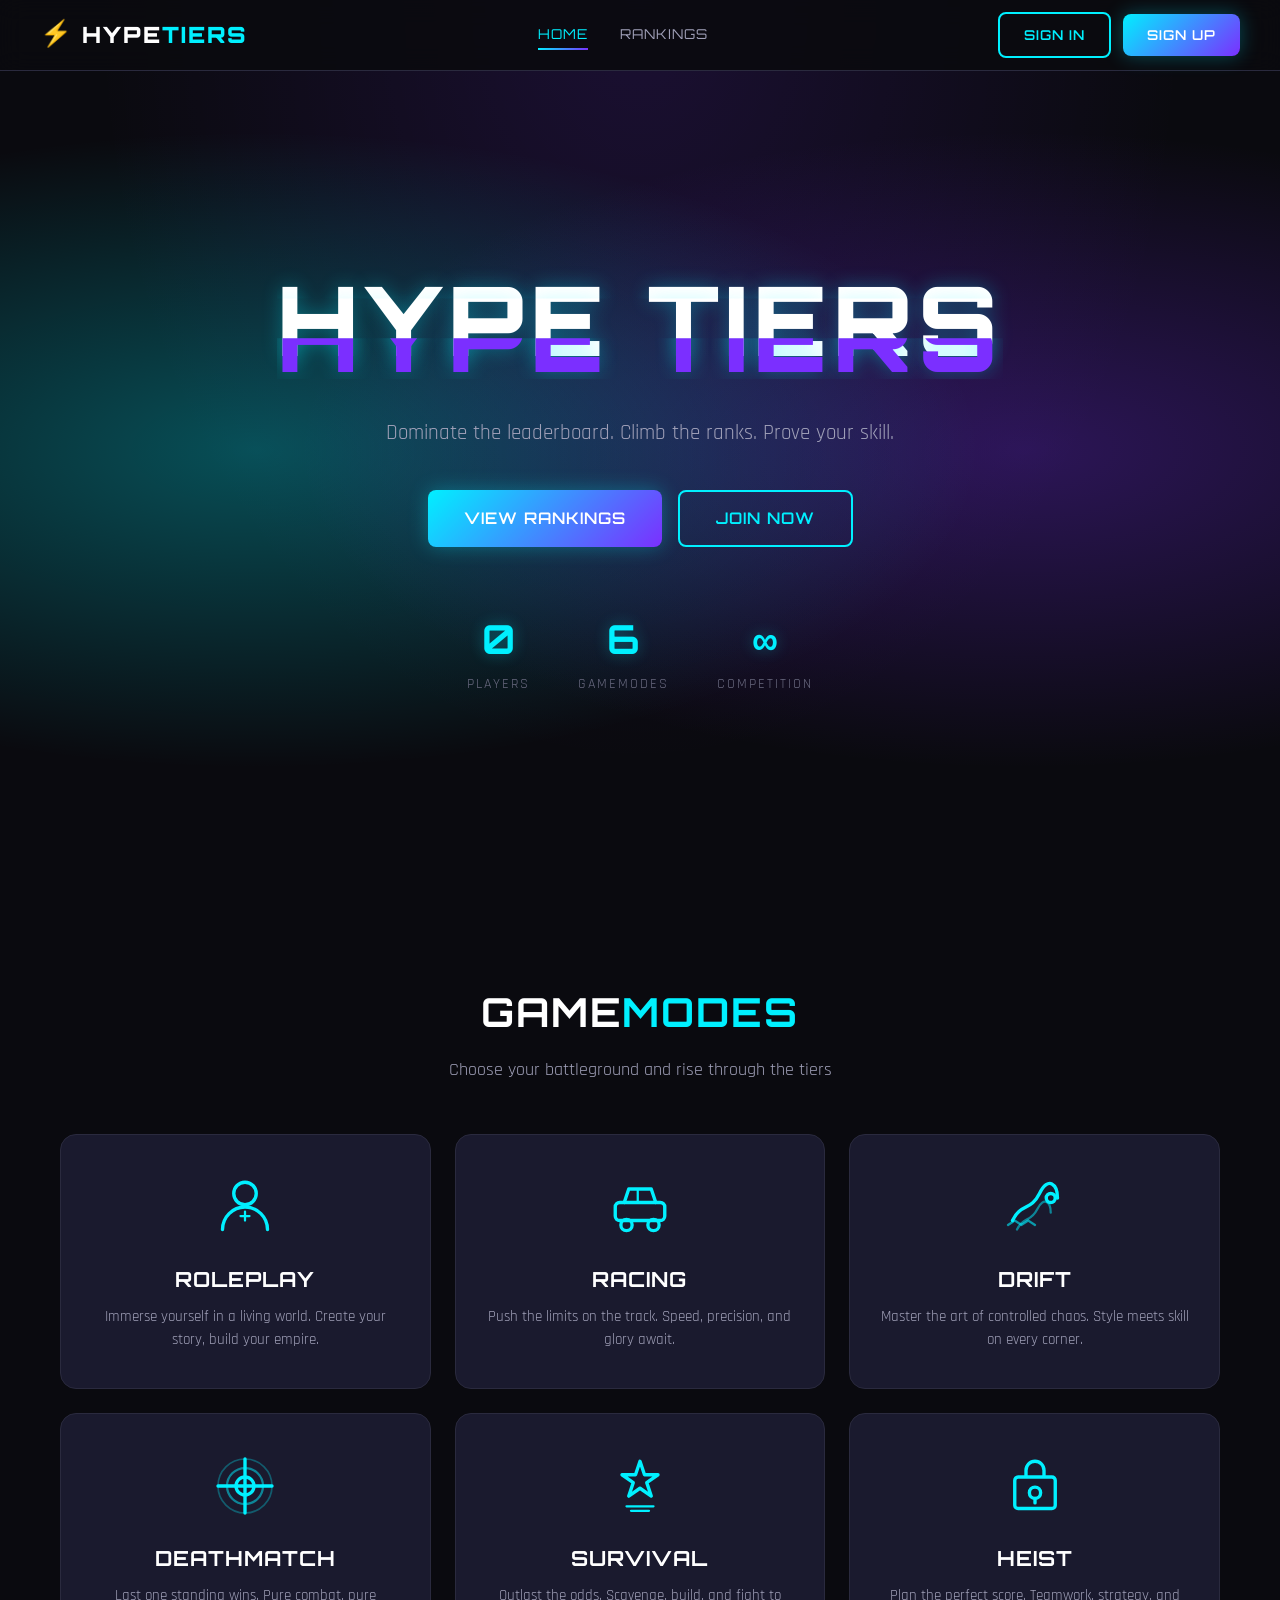
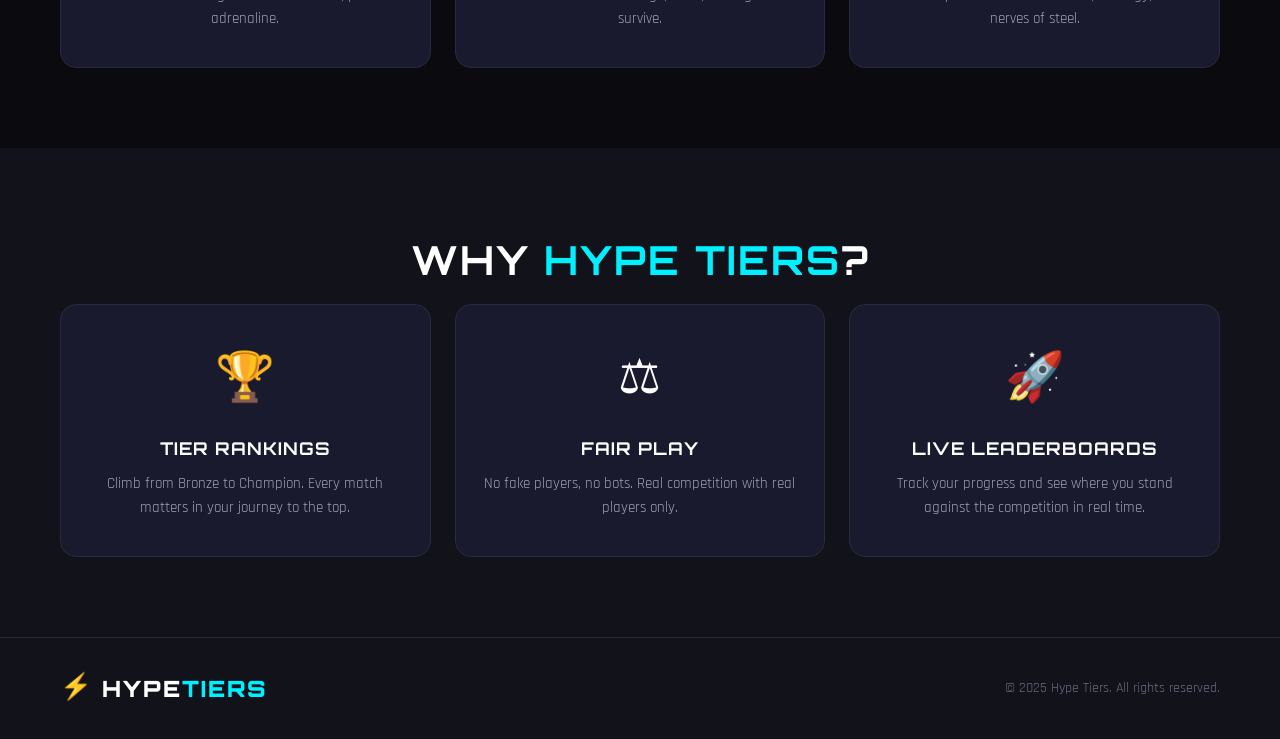
<file: index.html>
<!DOCTYPE html>
<html lang="en">
<head>
    <meta charset="UTF-8">
    <meta name="viewport" content="width=device-width, initial-scale=1.0">
    <title>Hype Tiers - Home</title>
    <link rel="stylesheet" href="css/style.css">
    <link rel="preconnect" href="https://fonts.googleapis.com">
    <link href="https://fonts.googleapis.com/css2?family=Orbitron:wght@400;600;700;900&family=Rajdhani:wght@300;400;500;600;700&display=swap" rel="stylesheet">
</head>
<body>
    <!-- Navigation -->
    <nav class="navbar">
        <div class="nav-container">
            <a href="index.html" class="nav-logo">
                <span class="logo-icon">&#9889;</span>
                <span class="logo-text">HYPE<span class="accent">TIERS</span></span>
            </a>
            <ul class="nav-links">
                <li><a href="index.html" class="active">Home</a></li>
                <li><a href="ranking.html">Rankings</a></li>
            </ul>
            <div class="nav-auth" id="navAuth">
                <a href="signin.html" class="btn btn-outline">Sign In</a>
                <a href="signup.html" class="btn btn-primary">Sign Up</a>
            </div>
            <div class="nav-user" id="navUser" style="display:none;">
                <span class="user-greeting">Welcome, <span id="userName"></span></span>
                <button class="btn btn-outline" id="logoutBtn">Logout</button>
            </div>
            <button class="nav-toggle" id="navToggle" aria-label="Toggle menu">
                <span></span><span></span><span></span>
            </button>
        </div>
    </nav>

    <!-- Hero Section -->
    <section class="hero">
        <div class="hero-bg"></div>
        <div class="hero-content">
            <h1 class="hero-title">
                <span class="glitch" data-text="HYPE TIERS">HYPE TIERS</span>
            </h1>
            <p class="hero-subtitle">Dominate the leaderboard. Climb the ranks. Prove your skill.</p>
            <div class="hero-actions">
                <a href="ranking.html" class="btn btn-primary btn-lg">View Rankings</a>
                <a href="signup.html" class="btn btn-outline btn-lg">Join Now</a>
            </div>
            <div class="hero-stats">
                <div class="stat" id="statPlayers">
                    <span class="stat-number" data-count="0">0</span>
                    <span class="stat-label">Players</span>
                </div>
                <div class="stat">
                    <span class="stat-number">6</span>
                    <span class="stat-label">Gamemodes</span>
                </div>
                <div class="stat">
                    <span class="stat-number">&#8734;</span>
                    <span class="stat-label">Competition</span>
                </div>
            </div>
        </div>
    </section>

    <!-- Gamemodes Section -->
    <section class="section gamemodes" id="gamemodes">
        <div class="container">
            <h2 class="section-title">Game<span class="accent">modes</span></h2>
            <p class="section-subtitle">Choose your battleground and rise through the tiers</p>
            <div class="gamemode-grid">
                <!-- Roleplay -->
                <div class="gamemode-card" data-mode="roleplay">
                    <div class="gamemode-icon">
                        <svg viewBox="0 0 64 64" fill="none" xmlns="http://www.w3.org/2000/svg">
                            <circle cx="32" cy="20" r="10" stroke="currentColor" stroke-width="3"/>
                            <path d="M12 52c0-11 9-20 20-20s20 9 20 20" stroke="currentColor" stroke-width="3" stroke-linecap="round"/>
                            <path d="M32 36v8M28 40h8" stroke="currentColor" stroke-width="2" stroke-linecap="round"/>
                        </svg>
                    </div>
                    <h3 class="gamemode-title">Roleplay</h3>
                    <p class="gamemode-desc">Immerse yourself in a living world. Create your story, build your empire.</p>
                </div>
                <!-- Racing -->
                <div class="gamemode-card" data-mode="racing">
                    <div class="gamemode-icon">
                        <svg viewBox="0 0 64 64" fill="none" xmlns="http://www.w3.org/2000/svg">
                            <rect x="10" y="28" width="44" height="16" rx="4" stroke="currentColor" stroke-width="3"/>
                            <circle cx="20" cy="48" r="5" stroke="currentColor" stroke-width="3"/>
                            <circle cx="44" cy="48" r="5" stroke="currentColor" stroke-width="3"/>
                            <path d="M18 28l4-12h20l4 12" stroke="currentColor" stroke-width="3" stroke-linecap="round" stroke-linejoin="round"/>
                            <line x1="30" y1="16" x2="30" y2="28" stroke="currentColor" stroke-width="2"/>
                        </svg>
                    </div>
                    <h3 class="gamemode-title">Racing</h3>
                    <p class="gamemode-desc">Push the limits on the track. Speed, precision, and glory await.</p>
                </div>
                <!-- Drift -->
                <div class="gamemode-card" data-mode="drift">
                    <div class="gamemode-icon">
                        <svg viewBox="0 0 64 64" fill="none" xmlns="http://www.w3.org/2000/svg">
                            <path d="M12 44c8-16 16-8 24-24s16-8 16 4" stroke="currentColor" stroke-width="3" stroke-linecap="round"/>
                            <path d="M16 52c6-12 12-6 18-18s12-6 12 3" stroke="currentColor" stroke-width="2" stroke-linecap="round" opacity="0.5"/>
                            <circle cx="46" cy="24" r="4" stroke="currentColor" stroke-width="3"/>
                            <path d="M8 48l6-4 6 4 6-4 6 4" stroke="currentColor" stroke-width="2" stroke-linecap="round" opacity="0.6"/>
                        </svg>
                    </div>
                    <h3 class="gamemode-title">Drift</h3>
                    <p class="gamemode-desc">Master the art of controlled chaos. Style meets skill on every corner.</p>
                </div>
                <!-- Deathmatch -->
                <div class="gamemode-card" data-mode="deathmatch">
                    <div class="gamemode-icon">
                        <svg viewBox="0 0 64 64" fill="none" xmlns="http://www.w3.org/2000/svg">
                            <path d="M32 8v48M8 32h48" stroke="currentColor" stroke-width="3" stroke-linecap="round"/>
                            <circle cx="32" cy="32" r="8" stroke="currentColor" stroke-width="3"/>
                            <circle cx="32" cy="32" r="16" stroke="currentColor" stroke-width="2" opacity="0.5"/>
                            <circle cx="32" cy="32" r="24" stroke="currentColor" stroke-width="1.5" opacity="0.3"/>
                        </svg>
                    </div>
                    <h3 class="gamemode-title">Deathmatch</h3>
                    <p class="gamemode-desc">Last one standing wins. Pure combat, pure adrenaline.</p>
                </div>
                <!-- Survival -->
                <div class="gamemode-card" data-mode="survival">
                    <div class="gamemode-icon">
                        <svg viewBox="0 0 64 64" fill="none" xmlns="http://www.w3.org/2000/svg">
                            <path d="M32 10l4 12h12l-10 7 4 12-10-7-10 7 4-12-10-7h12z" stroke="currentColor" stroke-width="3" stroke-linejoin="round"/>
                            <path d="M20 50h24M24 54h16" stroke="currentColor" stroke-width="2" stroke-linecap="round"/>
                        </svg>
                    </div>
                    <h3 class="gamemode-title">Survival</h3>
                    <p class="gamemode-desc">Outlast the odds. Scavenge, build, and fight to survive.</p>
                </div>
                <!-- Heist -->
                <div class="gamemode-card" data-mode="heist">
                    <div class="gamemode-icon">
                        <svg viewBox="0 0 64 64" fill="none" xmlns="http://www.w3.org/2000/svg">
                            <rect x="14" y="24" width="36" height="28" rx="3" stroke="currentColor" stroke-width="3"/>
                            <path d="M24 24V18a8 8 0 1116 0v6" stroke="currentColor" stroke-width="3"/>
                            <circle cx="32" cy="38" r="5" stroke="currentColor" stroke-width="3"/>
                            <line x1="32" y1="43" x2="32" y2="47" stroke="currentColor" stroke-width="3" stroke-linecap="round"/>
                        </svg>
                    </div>
                    <h3 class="gamemode-title">Heist</h3>
                    <p class="gamemode-desc">Plan the perfect score. Teamwork, strategy, and nerves of steel.</p>
                </div>
            </div>
        </div>
    </section>

    <!-- Features Section -->
    <section class="section features">
        <div class="container">
            <h2 class="section-title">Why <span class="accent">Hype Tiers</span>?</h2>
            <div class="features-grid">
                <div class="feature-card">
                    <div class="feature-icon">&#127942;</div>
                    <h3>Tier Rankings</h3>
                    <p>Climb from Bronze to Champion. Every match matters in your journey to the top.</p>
                </div>
                <div class="feature-card">
                    <div class="feature-icon">&#9878;</div>
                    <h3>Fair Play</h3>
                    <p>No fake players, no bots. Real competition with real players only.</p>
                </div>
                <div class="feature-card">
                    <div class="feature-icon">&#128640;</div>
                    <h3>Live Leaderboards</h3>
                    <p>Track your progress and see where you stand against the competition in real time.</p>
                </div>
            </div>
        </div>
    </section>

    <!-- Footer -->
    <footer class="footer">
        <div class="container">
            <div class="footer-content">
                <div class="footer-brand">
                    <span class="logo-icon">&#9889;</span>
                    <span class="logo-text">HYPE<span class="accent">TIERS</span></span>
                </div>
                <p class="footer-copy">&copy; 2025 Hype Tiers. All rights reserved.</p>
            </div>
        </div>
    </footer>

    <script src="js/main.js"></script>
</body>
</html>
</file>
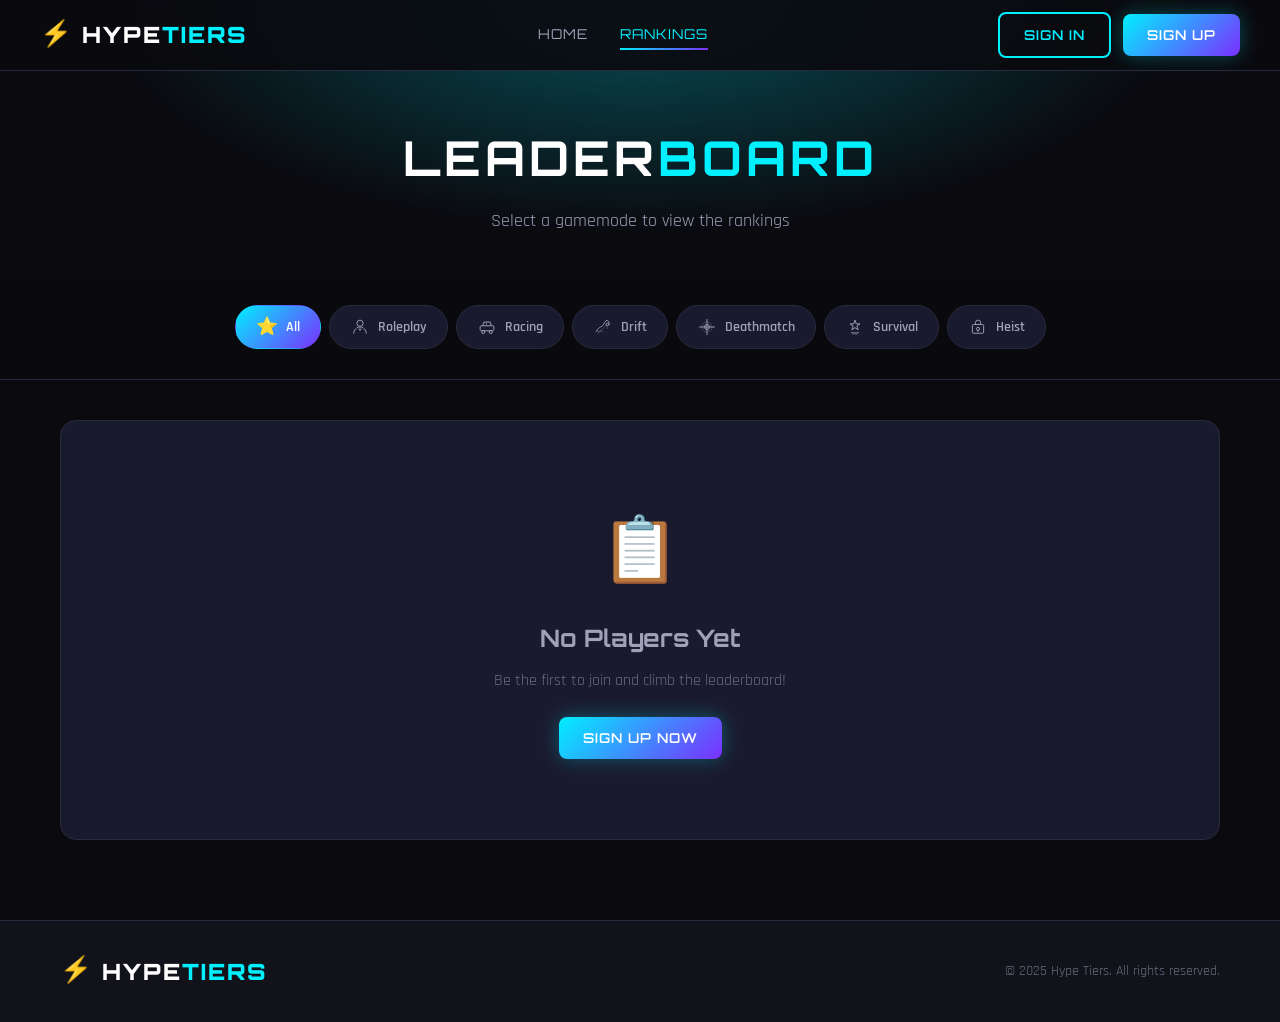
<file: ranking.html>
<!DOCTYPE html>
<html lang="en">
<head>
    <meta charset="UTF-8">
    <meta name="viewport" content="width=device-width, initial-scale=1.0">
    <title>Hype Tiers - Rankings</title>
    <link rel="stylesheet" href="css/style.css">
    <link rel="preconnect" href="https://fonts.googleapis.com">
    <link href="https://fonts.googleapis.com/css2?family=Orbitron:wght@400;600;700;900&family=Rajdhani:wght@300;400;500;600;700&display=swap" rel="stylesheet">
</head>
<body>
    <!-- Navigation -->
    <nav class="navbar">
        <div class="nav-container">
            <a href="index.html" class="nav-logo">
                <span class="logo-icon">&#9889;</span>
                <span class="logo-text">HYPE<span class="accent">TIERS</span></span>
            </a>
            <ul class="nav-links">
                <li><a href="index.html">Home</a></li>
                <li><a href="ranking.html" class="active">Rankings</a></li>
            </ul>
            <div class="nav-auth" id="navAuth">
                <a href="signin.html" class="btn btn-outline">Sign In</a>
                <a href="signup.html" class="btn btn-primary">Sign Up</a>
            </div>
            <div class="nav-user" id="navUser" style="display:none;">
                <span class="user-greeting">Welcome, <span id="userName"></span></span>
                <button class="btn btn-outline" id="logoutBtn">Logout</button>
            </div>
            <button class="nav-toggle" id="navToggle" aria-label="Toggle menu">
                <span></span><span></span><span></span>
            </button>
        </div>
    </nav>

    <!-- Ranking Header -->
    <section class="ranking-hero">
        <div class="container">
            <h1 class="page-title">Leader<span class="accent">board</span></h1>
            <p class="page-subtitle">Select a gamemode to view the rankings</p>
        </div>
    </section>

    <!-- Gamemode Filter -->
    <section class="ranking-filters">
        <div class="container">
            <div class="filter-tabs">
                <button class="filter-tab active" data-mode="all">
                    <span class="filter-icon">&#11088;</span>
                    All
                </button>
                <button class="filter-tab" data-mode="roleplay">
                    <span class="filter-icon">
                        <svg viewBox="0 0 64 64" fill="none" xmlns="http://www.w3.org/2000/svg" width="20" height="20">
                            <circle cx="32" cy="20" r="10" stroke="currentColor" stroke-width="3"/>
                            <path d="M12 52c0-11 9-20 20-20s20 9 20 20" stroke="currentColor" stroke-width="3" stroke-linecap="round"/>
                            <path d="M32 36v8M28 40h8" stroke="currentColor" stroke-width="2" stroke-linecap="round"/>
                        </svg>
                    </span>
                    Roleplay
                </button>
                <button class="filter-tab" data-mode="racing">
                    <span class="filter-icon">
                        <svg viewBox="0 0 64 64" fill="none" xmlns="http://www.w3.org/2000/svg" width="20" height="20">
                            <rect x="10" y="28" width="44" height="16" rx="4" stroke="currentColor" stroke-width="3"/>
                            <circle cx="20" cy="48" r="5" stroke="currentColor" stroke-width="3"/>
                            <circle cx="44" cy="48" r="5" stroke="currentColor" stroke-width="3"/>
                            <path d="M18 28l4-12h20l4 12" stroke="currentColor" stroke-width="3" stroke-linecap="round" stroke-linejoin="round"/>
                            <line x1="30" y1="16" x2="30" y2="28" stroke="currentColor" stroke-width="2"/>
                        </svg>
                    </span>
                    Racing
                </button>
                <button class="filter-tab" data-mode="drift">
                    <span class="filter-icon">
                        <svg viewBox="0 0 64 64" fill="none" xmlns="http://www.w3.org/2000/svg" width="20" height="20">
                            <path d="M12 44c8-16 16-8 24-24s16-8 16 4" stroke="currentColor" stroke-width="3" stroke-linecap="round"/>
                            <path d="M16 52c6-12 12-6 18-18s12-6 12 3" stroke="currentColor" stroke-width="2" stroke-linecap="round" opacity="0.5"/>
                            <circle cx="46" cy="24" r="4" stroke="currentColor" stroke-width="3"/>
                            <path d="M8 48l6-4 6 4 6-4 6 4" stroke="currentColor" stroke-width="2" stroke-linecap="round" opacity="0.6"/>
                        </svg>
                    </span>
                    Drift
                </button>
                <button class="filter-tab" data-mode="deathmatch">
                    <span class="filter-icon">
                        <svg viewBox="0 0 64 64" fill="none" xmlns="http://www.w3.org/2000/svg" width="20" height="20">
                            <path d="M32 8v48M8 32h48" stroke="currentColor" stroke-width="3" stroke-linecap="round"/>
                            <circle cx="32" cy="32" r="8" stroke="currentColor" stroke-width="3"/>
                            <circle cx="32" cy="32" r="16" stroke="currentColor" stroke-width="2" opacity="0.5"/>
                        </svg>
                    </span>
                    Deathmatch
                </button>
                <button class="filter-tab" data-mode="survival">
                    <span class="filter-icon">
                        <svg viewBox="0 0 64 64" fill="none" xmlns="http://www.w3.org/2000/svg" width="20" height="20">
                            <path d="M32 10l4 12h12l-10 7 4 12-10-7-10 7 4-12-10-7h12z" stroke="currentColor" stroke-width="3" stroke-linejoin="round"/>
                            <path d="M20 50h24M24 54h16" stroke="currentColor" stroke-width="2" stroke-linecap="round"/>
                        </svg>
                    </span>
                    Survival
                </button>
                <button class="filter-tab" data-mode="heist">
                    <span class="filter-icon">
                        <svg viewBox="0 0 64 64" fill="none" xmlns="http://www.w3.org/2000/svg" width="20" height="20">
                            <rect x="14" y="24" width="36" height="28" rx="3" stroke="currentColor" stroke-width="3"/>
                            <path d="M24 24V18a8 8 0 1116 0v6" stroke="currentColor" stroke-width="3"/>
                            <circle cx="32" cy="38" r="5" stroke="currentColor" stroke-width="3"/>
                            <line x1="32" y1="43" x2="32" y2="47" stroke="currentColor" stroke-width="3" stroke-linecap="round"/>
                        </svg>
                    </span>
                    Heist
                </button>
            </div>
        </div>
    </section>

    <!-- Ranking Table -->
    <section class="ranking-table-section">
        <div class="container">
            <div class="ranking-table-wrapper">
                <table class="ranking-table">
                    <thead>
                        <tr>
                            <th>Rank</th>
                            <th>Player</th>
                            <th>Gamemode</th>
                            <th>Tier</th>
                            <th>Score</th>
                            <th>Wins</th>
                            <th>Matches</th>
                        </tr>
                    </thead>
                    <tbody id="rankingBody">
                        <!-- Populated by JS -->
                    </tbody>
                </table>
                <div class="empty-state" id="emptyState">
                    <div class="empty-icon">&#128203;</div>
                    <h3>No Players Yet</h3>
                    <p>Be the first to join and climb the leaderboard!</p>
                    <a href="signup.html" class="btn btn-primary">Sign Up Now</a>
                </div>
            </div>
        </div>
    </section>

    <!-- Footer -->
    <footer class="footer">
        <div class="container">
            <div class="footer-content">
                <div class="footer-brand">
                    <span class="logo-icon">&#9889;</span>
                    <span class="logo-text">HYPE<span class="accent">TIERS</span></span>
                </div>
                <p class="footer-copy">&copy; 2025 Hype Tiers. All rights reserved.</p>
            </div>
        </div>
    </footer>

    <script src="js/main.js"></script>
    <script src="js/ranking.js"></script>
</body>
</html>
</file>
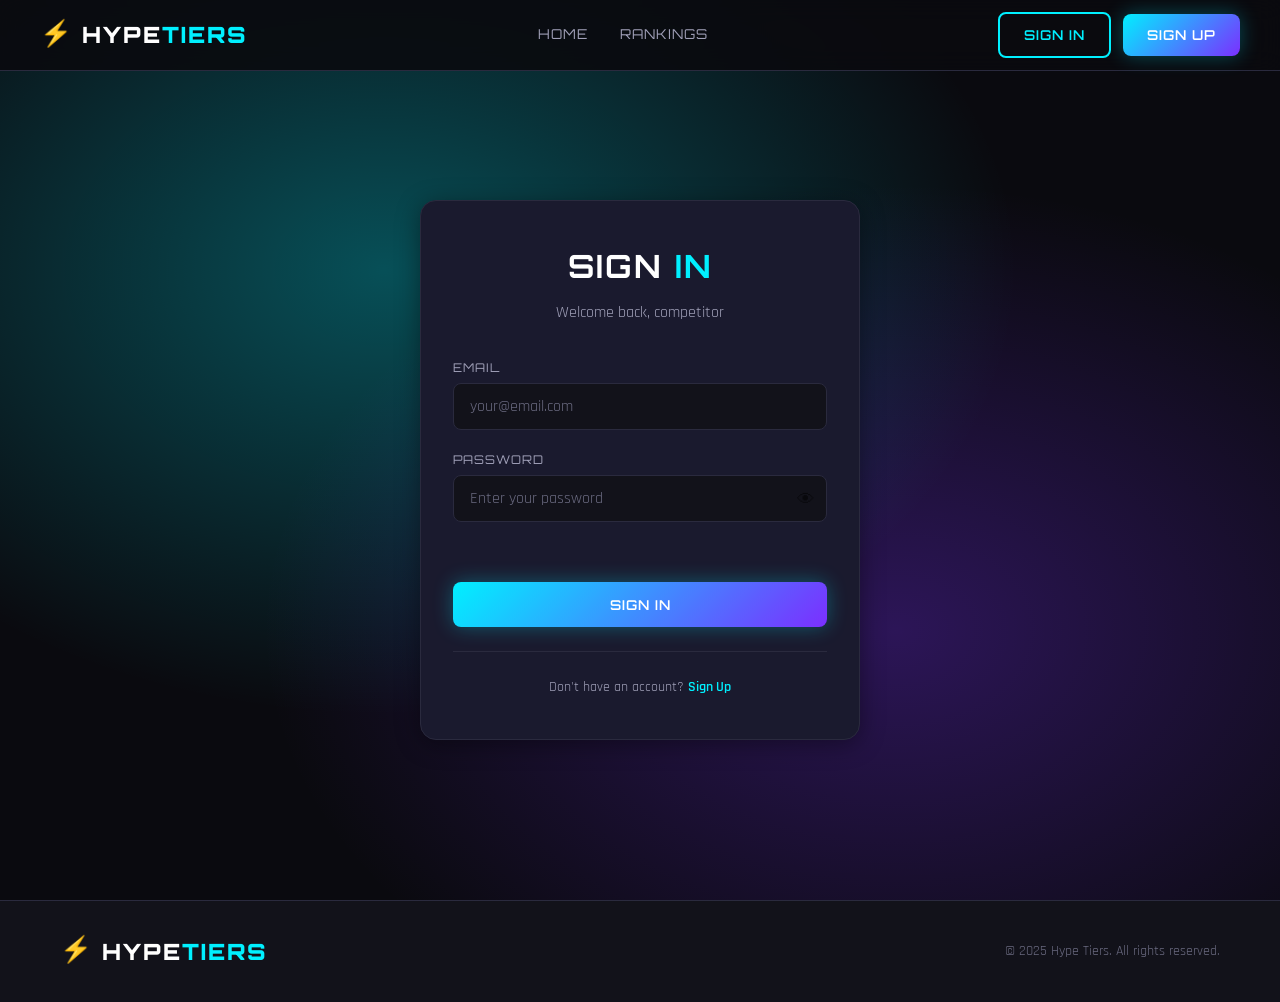
<file: signin.html>
<!DOCTYPE html>
<html lang="en">
<head>
    <meta charset="UTF-8">
    <meta name="viewport" content="width=device-width, initial-scale=1.0">
    <title>Hype Tiers - Sign In</title>
    <link rel="stylesheet" href="css/style.css">
    <link rel="preconnect" href="https://fonts.googleapis.com">
    <link href="https://fonts.googleapis.com/css2?family=Orbitron:wght@400;600;700;900&family=Rajdhani:wght@300;400;500;600;700&display=swap" rel="stylesheet">
</head>
<body>
    <!-- Navigation -->
    <nav class="navbar">
        <div class="nav-container">
            <a href="index.html" class="nav-logo">
                <span class="logo-icon">&#9889;</span>
                <span class="logo-text">HYPE<span class="accent">TIERS</span></span>
            </a>
            <ul class="nav-links">
                <li><a href="index.html">Home</a></li>
                <li><a href="ranking.html">Rankings</a></li>
            </ul>
            <div class="nav-auth" id="navAuth">
                <a href="signin.html" class="btn btn-outline active">Sign In</a>
                <a href="signup.html" class="btn btn-primary">Sign Up</a>
            </div>
            <div class="nav-user" id="navUser" style="display:none;">
                <span class="user-greeting">Welcome, <span id="userName"></span></span>
                <button class="btn btn-outline" id="logoutBtn">Logout</button>
            </div>
            <button class="nav-toggle" id="navToggle" aria-label="Toggle menu">
                <span></span><span></span><span></span>
            </button>
        </div>
    </nav>

    <!-- Sign In Form -->
    <section class="auth-section">
        <div class="auth-container">
            <div class="auth-card">
                <div class="auth-header">
                    <h1>Sign <span class="accent">In</span></h1>
                    <p>Welcome back, competitor</p>
                </div>
                <form class="auth-form" id="signinForm">
                    <div class="form-group">
                        <label for="email">Email</label>
                        <input type="email" id="email" name="email" placeholder="your@email.com" required autocomplete="email">
                    </div>
                    <div class="form-group">
                        <label for="password">Password</label>
                        <div class="password-wrapper">
                            <input type="password" id="password" name="password" placeholder="Enter your password" required autocomplete="current-password">
                            <button type="button" class="toggle-password" aria-label="Toggle password visibility">&#128065;</button>
                        </div>
                    </div>
                    <div class="form-error" id="formError"></div>
                    <button type="submit" class="btn btn-primary btn-full" id="submitBtn">
                        <span class="btn-text">Sign In</span>
                        <span class="btn-loader" style="display:none;"></span>
                    </button>
                </form>
                <div class="auth-footer">
                    <p>Don't have an account? <a href="signup.html">Sign Up</a></p>
                </div>
            </div>
        </div>
    </section>

    <!-- Footer -->
    <footer class="footer">
        <div class="container">
            <div class="footer-content">
                <div class="footer-brand">
                    <span class="logo-icon">&#9889;</span>
                    <span class="logo-text">HYPE<span class="accent">TIERS</span></span>
                </div>
                <p class="footer-copy">&copy; 2025 Hype Tiers. All rights reserved.</p>
            </div>
        </div>
    </footer>

    <script src="js/main.js"></script>
    <script src="js/auth.js"></script>
</body>
</html>
</file>
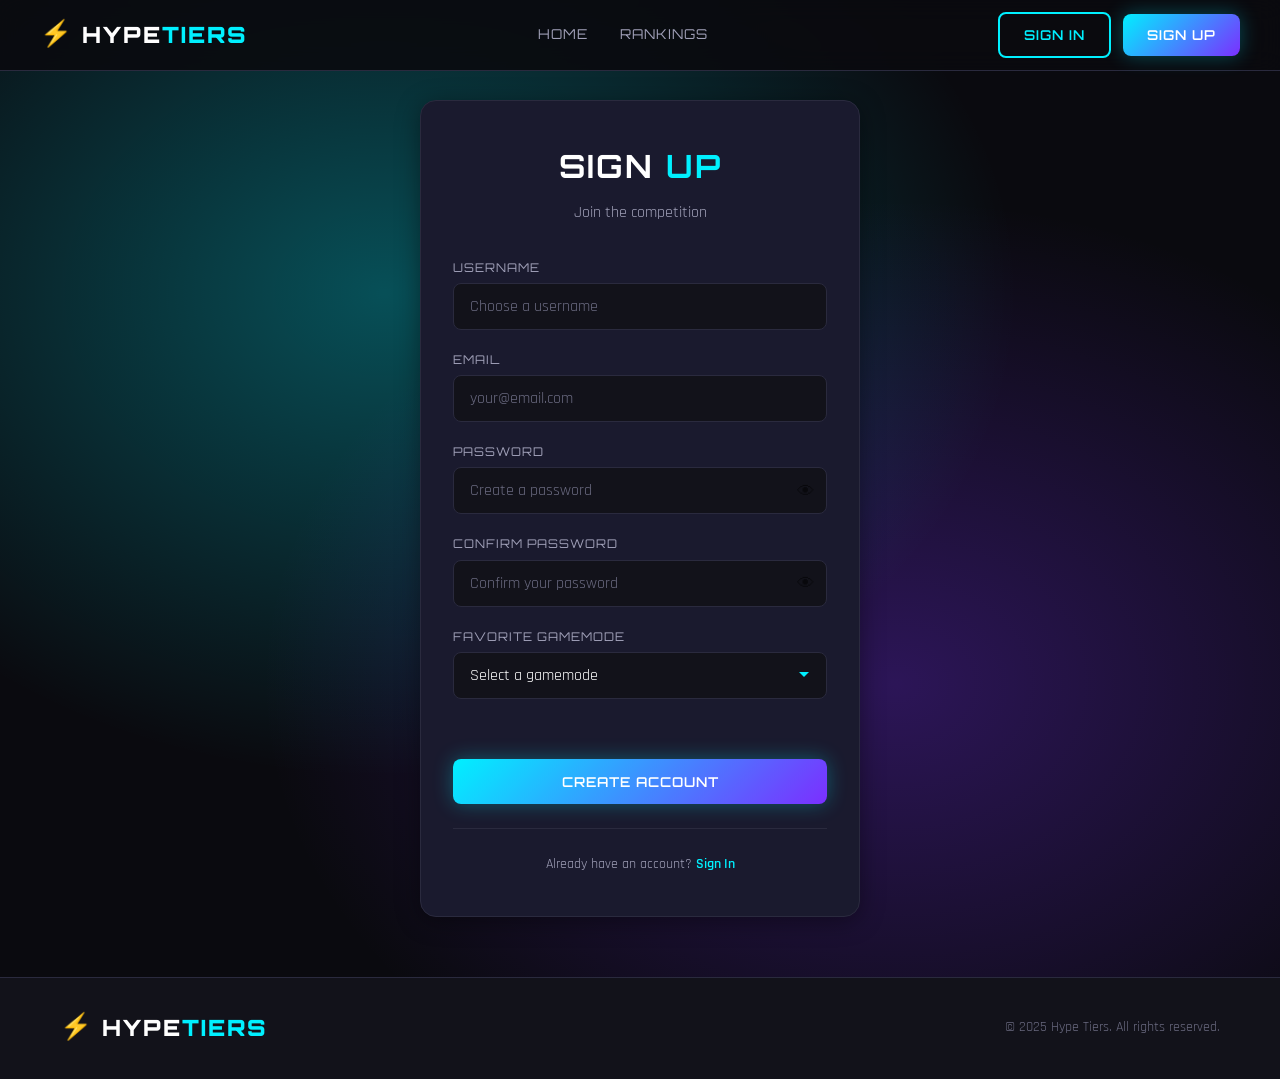
<file: signup.html>
<!DOCTYPE html>
<html lang="en">
<head>
    <meta charset="UTF-8">
    <meta name="viewport" content="width=device-width, initial-scale=1.0">
    <title>Hype Tiers - Sign Up</title>
    <link rel="stylesheet" href="css/style.css">
    <link rel="preconnect" href="https://fonts.googleapis.com">
    <link href="https://fonts.googleapis.com/css2?family=Orbitron:wght@400;600;700;900&family=Rajdhani:wght@300;400;500;600;700&display=swap" rel="stylesheet">
</head>
<body>
    <!-- Navigation -->
    <nav class="navbar">
        <div class="nav-container">
            <a href="index.html" class="nav-logo">
                <span class="logo-icon">&#9889;</span>
                <span class="logo-text">HYPE<span class="accent">TIERS</span></span>
            </a>
            <ul class="nav-links">
                <li><a href="index.html">Home</a></li>
                <li><a href="ranking.html">Rankings</a></li>
            </ul>
            <div class="nav-auth" id="navAuth">
                <a href="signin.html" class="btn btn-outline">Sign In</a>
                <a href="signup.html" class="btn btn-primary active">Sign Up</a>
            </div>
            <div class="nav-user" id="navUser" style="display:none;">
                <span class="user-greeting">Welcome, <span id="userName"></span></span>
                <button class="btn btn-outline" id="logoutBtn">Logout</button>
            </div>
            <button class="nav-toggle" id="navToggle" aria-label="Toggle menu">
                <span></span><span></span><span></span>
            </button>
        </div>
    </nav>

    <!-- Sign Up Form -->
    <section class="auth-section">
        <div class="auth-container">
            <div class="auth-card">
                <div class="auth-header">
                    <h1>Sign <span class="accent">Up</span></h1>
                    <p>Join the competition</p>
                </div>
                <form class="auth-form" id="signupForm">
                    <div class="form-group">
                        <label for="username">Username</label>
                        <input type="text" id="username" name="username" placeholder="Choose a username" required minlength="3" maxlength="20" autocomplete="username">
                    </div>
                    <div class="form-group">
                        <label for="email">Email</label>
                        <input type="email" id="email" name="email" placeholder="your@email.com" required autocomplete="email">
                    </div>
                    <div class="form-group">
                        <label for="password">Password</label>
                        <div class="password-wrapper">
                            <input type="password" id="password" name="password" placeholder="Create a password" required minlength="6" autocomplete="new-password">
                            <button type="button" class="toggle-password" aria-label="Toggle password visibility">&#128065;</button>
                        </div>
                    </div>
                    <div class="form-group">
                        <label for="confirmPassword">Confirm Password</label>
                        <div class="password-wrapper">
                            <input type="password" id="confirmPassword" name="confirmPassword" placeholder="Confirm your password" required autocomplete="new-password">
                            <button type="button" class="toggle-password" aria-label="Toggle password visibility">&#128065;</button>
                        </div>
                    </div>
                    <div class="form-group">
                        <label for="gamemode">Favorite Gamemode</label>
                        <select id="gamemode" name="gamemode" required>
                            <option value="" disabled selected>Select a gamemode</option>
                            <option value="roleplay">Roleplay</option>
                            <option value="racing">Racing</option>
                            <option value="drift">Drift</option>
                            <option value="deathmatch">Deathmatch</option>
                            <option value="survival">Survival</option>
                            <option value="heist">Heist</option>
                        </select>
                    </div>
                    <div class="form-error" id="formError"></div>
                    <button type="submit" class="btn btn-primary btn-full" id="submitBtn">
                        <span class="btn-text">Create Account</span>
                        <span class="btn-loader" style="display:none;"></span>
                    </button>
                </form>
                <div class="auth-footer">
                    <p>Already have an account? <a href="signin.html">Sign In</a></p>
                </div>
            </div>
        </div>
    </section>

    <!-- Footer -->
    <footer class="footer">
        <div class="container">
            <div class="footer-content">
                <div class="footer-brand">
                    <span class="logo-icon">&#9889;</span>
                    <span class="logo-text">HYPE<span class="accent">TIERS</span></span>
                </div>
                <p class="footer-copy">&copy; 2025 Hype Tiers. All rights reserved.</p>
            </div>
        </div>
    </footer>

    <script src="js/main.js"></script>
    <script src="js/auth.js"></script>
</body>
</html>
</file>
<file: css/style.css>
/* ===== RESET & BASE ===== */
*, *::before, *::after {
    margin: 0;
    padding: 0;
    box-sizing: border-box;
}

:root {
    --bg-primary: #0a0a0f;
    --bg-secondary: #12121a;
    --bg-card: #1a1a2e;
    --bg-card-hover: #22223a;
    --accent: #00f0ff;
    --accent-glow: rgba(0, 240, 255, 0.3);
    --accent-alt: #7b2fff;
    --accent-alt-glow: rgba(123, 47, 255, 0.3);
    --text-primary: #ffffff;
    --text-secondary: #a0a0b8;
    --text-muted: #6a6a80;
    --border: #2a2a3e;
    --success: #00ff88;
    --error: #ff4466;
    --warning: #ffaa00;
    --gradient-main: linear-gradient(135deg, var(--accent), var(--accent-alt));
    --font-display: 'Orbitron', monospace, sans-serif;
    --font-body: 'Rajdhani', 'Segoe UI', sans-serif;
    --radius: 8px;
    --radius-lg: 16px;
    --shadow: 0 4px 24px rgba(0, 0, 0, 0.4);
    --shadow-glow: 0 0 30px var(--accent-glow);
    --transition: 0.3s ease;
}

html {
    scroll-behavior: smooth;
}

body {
    font-family: var(--font-body);
    background: var(--bg-primary);
    color: var(--text-primary);
    line-height: 1.6;
    min-height: 100vh;
    overflow-x: hidden;
}

a {
    color: var(--accent);
    text-decoration: none;
    transition: color var(--transition);
}

a:hover {
    color: #fff;
}

img {
    max-width: 100%;
    height: auto;
}

.container {
    max-width: 1200px;
    margin: 0 auto;
    padding: 0 20px;
}

.accent {
    color: var(--accent);
}

.section {
    padding: 80px 0;
}

.section-title {
    font-family: var(--font-display);
    font-size: 2.5rem;
    text-align: center;
    margin-bottom: 12px;
    text-transform: uppercase;
    letter-spacing: 2px;
}

.section-subtitle {
    text-align: center;
    color: var(--text-secondary);
    font-size: 1.1rem;
    margin-bottom: 50px;
}

/* ===== BUTTONS ===== */
.btn {
    display: inline-flex;
    align-items: center;
    justify-content: center;
    gap: 8px;
    padding: 10px 24px;
    border-radius: var(--radius);
    font-family: var(--font-display);
    font-size: 0.85rem;
    font-weight: 600;
    text-transform: uppercase;
    letter-spacing: 1px;
    cursor: pointer;
    border: none;
    transition: all var(--transition);
    text-decoration: none;
}

.btn-primary {
    background: var(--gradient-main);
    color: #fff;
    box-shadow: 0 0 20px var(--accent-glow);
}

.btn-primary:hover {
    transform: translateY(-2px);
    box-shadow: 0 0 30px var(--accent-glow), 0 4px 15px rgba(0,0,0,0.3);
    color: #fff;
}

.btn-outline {
    background: transparent;
    color: var(--accent);
    border: 2px solid var(--accent);
}

.btn-outline:hover {
    background: var(--accent);
    color: var(--bg-primary);
}

.btn-lg {
    padding: 14px 36px;
    font-size: 1rem;
}

.btn-full {
    width: 100%;
    padding: 14px;
}

.btn-loader {
    width: 18px;
    height: 18px;
    border: 2px solid rgba(255,255,255,0.3);
    border-top-color: #fff;
    border-radius: 50%;
    animation: spin 0.6s linear infinite;
}

@keyframes spin {
    to { transform: rotate(360deg); }
}

/* ===== NAVBAR ===== */
.navbar {
    position: fixed;
    top: 0;
    left: 0;
    right: 0;
    z-index: 1000;
    background: rgba(10, 10, 15, 0.9);
    backdrop-filter: blur(12px);
    border-bottom: 1px solid var(--border);
    padding: 0 20px;
}

.nav-container {
    max-width: 1200px;
    margin: 0 auto;
    display: flex;
    align-items: center;
    justify-content: space-between;
    height: 70px;
}

.nav-logo {
    display: flex;
    align-items: center;
    gap: 10px;
    text-decoration: none;
}

.logo-icon {
    font-size: 1.6rem;
}

.logo-text {
    font-family: var(--font-display);
    font-size: 1.4rem;
    font-weight: 900;
    color: var(--text-primary);
    letter-spacing: 2px;
}

.nav-links {
    display: flex;
    list-style: none;
    gap: 32px;
}

.nav-links a {
    font-family: var(--font-display);
    font-size: 0.85rem;
    color: var(--text-secondary);
    text-transform: uppercase;
    letter-spacing: 1px;
    padding: 8px 0;
    position: relative;
    transition: color var(--transition);
}

.nav-links a::after {
    content: '';
    position: absolute;
    bottom: 0;
    left: 0;
    width: 0;
    height: 2px;
    background: var(--gradient-main);
    transition: width var(--transition);
}

.nav-links a:hover,
.nav-links a.active {
    color: var(--accent);
}

.nav-links a:hover::after,
.nav-links a.active::after {
    width: 100%;
}

.nav-auth {
    display: flex;
    gap: 12px;
    align-items: center;
}

.nav-user {
    display: flex;
    align-items: center;
    gap: 16px;
}

.user-greeting {
    font-size: 0.9rem;
    color: var(--text-secondary);
}

.user-greeting span {
    color: var(--accent);
    font-weight: 600;
}

.nav-toggle {
    display: none;
    flex-direction: column;
    gap: 5px;
    background: none;
    border: none;
    cursor: pointer;
    padding: 5px;
}

.nav-toggle span {
    width: 24px;
    height: 2px;
    background: var(--text-primary);
    transition: all var(--transition);
}

/* ===== HERO ===== */
.hero {
    position: relative;
    min-height: 100vh;
    display: flex;
    align-items: center;
    justify-content: center;
    text-align: center;
    padding: 100px 20px 60px;
    overflow: hidden;
}

.hero-bg {
    position: absolute;
    inset: 0;
    background:
        radial-gradient(ellipse at 20% 50%, var(--accent-glow) 0%, transparent 50%),
        radial-gradient(ellipse at 80% 50%, var(--accent-alt-glow) 0%, transparent 50%),
        radial-gradient(ellipse at 50% 0%, rgba(123, 47, 255, 0.15) 0%, transparent 60%);
    animation: heroPulse 8s ease-in-out infinite alternate;
}

@keyframes heroPulse {
    0% { opacity: 0.6; }
    100% { opacity: 1; }
}

.hero-content {
    position: relative;
    z-index: 1;
}

.hero-title {
    font-family: var(--font-display);
    font-size: clamp(3rem, 8vw, 6rem);
    font-weight: 900;
    text-transform: uppercase;
    letter-spacing: 6px;
    margin-bottom: 20px;
}

.glitch {
    position: relative;
    color: #fff;
    text-shadow: 0 0 20px var(--accent-glow);
}

.glitch::before,
.glitch::after {
    content: attr(data-text);
    position: absolute;
    top: 0;
    left: 0;
    width: 100%;
    height: 100%;
}

.glitch::before {
    color: var(--accent);
    animation: glitch-1 3s infinite linear alternate-reverse;
    clip-path: polygon(0 0, 100% 0, 100% 33%, 0 33%);
}

.glitch::after {
    color: var(--accent-alt);
    animation: glitch-2 2s infinite linear alternate-reverse;
    clip-path: polygon(0 66%, 100% 66%, 100% 100%, 0 100%);
}

@keyframes glitch-1 {
    0%, 90% { transform: translate(0); }
    91% { transform: translate(-2px, 1px); }
    93% { transform: translate(2px, -1px); }
    95% { transform: translate(-1px, 2px); }
    97% { transform: translate(1px, -2px); }
    100% { transform: translate(0); }
}

@keyframes glitch-2 {
    0%, 88% { transform: translate(0); }
    89% { transform: translate(2px, -1px); }
    92% { transform: translate(-2px, 1px); }
    94% { transform: translate(1px, 2px); }
    96% { transform: translate(-1px, -1px); }
    100% { transform: translate(0); }
}

.hero-subtitle {
    font-size: 1.3rem;
    color: var(--text-secondary);
    margin-bottom: 40px;
    max-width: 600px;
    margin-left: auto;
    margin-right: auto;
}

.hero-actions {
    display: flex;
    gap: 16px;
    justify-content: center;
    flex-wrap: wrap;
    margin-bottom: 60px;
}

.hero-stats {
    display: flex;
    gap: 48px;
    justify-content: center;
    flex-wrap: wrap;
}

.stat {
    text-align: center;
}

.stat-number {
    display: block;
    font-family: var(--font-display);
    font-size: 2.5rem;
    font-weight: 700;
    color: var(--accent);
    text-shadow: 0 0 15px var(--accent-glow);
}

.stat-label {
    font-size: 0.9rem;
    color: var(--text-muted);
    text-transform: uppercase;
    letter-spacing: 2px;
}

/* ===== GAMEMODE CARDS ===== */
.gamemode-grid {
    display: grid;
    grid-template-columns: repeat(auto-fit, minmax(300px, 1fr));
    gap: 24px;
}

.gamemode-card {
    background: var(--bg-card);
    border: 1px solid var(--border);
    border-radius: var(--radius-lg);
    padding: 36px 28px;
    text-align: center;
    transition: all var(--transition);
    cursor: pointer;
    position: relative;
    overflow: hidden;
}

.gamemode-card::before {
    content: '';
    position: absolute;
    top: 0;
    left: 0;
    right: 0;
    height: 3px;
    background: var(--gradient-main);
    transform: scaleX(0);
    transition: transform var(--transition);
}

.gamemode-card:hover {
    transform: translateY(-6px);
    border-color: var(--accent);
    box-shadow: var(--shadow-glow);
    background: var(--bg-card-hover);
}

.gamemode-card:hover::before {
    transform: scaleX(1);
}

.gamemode-icon {
    width: 72px;
    height: 72px;
    margin: 0 auto 20px;
    display: flex;
    align-items: center;
    justify-content: center;
    color: var(--accent);
    transition: color var(--transition), transform var(--transition);
}

.gamemode-icon svg {
    width: 100%;
    height: 100%;
}

.gamemode-card:hover .gamemode-icon {
    transform: scale(1.1);
    color: #fff;
}

.gamemode-title {
    font-family: var(--font-display);
    font-size: 1.3rem;
    margin-bottom: 10px;
    text-transform: uppercase;
    letter-spacing: 1px;
}

.gamemode-desc {
    color: var(--text-secondary);
    font-size: 0.95rem;
    line-height: 1.5;
}

/* ===== FEATURES ===== */
.features {
    background: var(--bg-secondary);
}

.features-grid {
    display: grid;
    grid-template-columns: repeat(auto-fit, minmax(280px, 1fr));
    gap: 24px;
}

.feature-card {
    background: var(--bg-card);
    border: 1px solid var(--border);
    border-radius: var(--radius-lg);
    padding: 36px 28px;
    text-align: center;
    transition: all var(--transition);
}

.feature-card:hover {
    border-color: var(--accent);
    transform: translateY(-4px);
}

.feature-icon {
    font-size: 3rem;
    margin-bottom: 16px;
}

.feature-card h3 {
    font-family: var(--font-display);
    font-size: 1.1rem;
    margin-bottom: 10px;
    text-transform: uppercase;
    letter-spacing: 1px;
}

.feature-card p {
    color: var(--text-secondary);
    font-size: 0.95rem;
}

/* ===== RANKING PAGE ===== */
.ranking-hero {
    padding: 120px 0 40px;
    text-align: center;
    background:
        radial-gradient(ellipse at 50% 0%, var(--accent-glow) 0%, transparent 60%);
}

.page-title {
    font-family: var(--font-display);
    font-size: 3rem;
    text-transform: uppercase;
    letter-spacing: 4px;
}

.page-subtitle {
    color: var(--text-secondary);
    margin-top: 10px;
    font-size: 1.1rem;
}

/* Filter Tabs */
.ranking-filters {
    padding: 30px 0;
    position: sticky;
    top: 70px;
    z-index: 100;
    background: rgba(10, 10, 15, 0.95);
    backdrop-filter: blur(12px);
    border-bottom: 1px solid var(--border);
}

.filter-tabs {
    display: flex;
    gap: 8px;
    flex-wrap: wrap;
    justify-content: center;
}

.filter-tab {
    display: inline-flex;
    align-items: center;
    gap: 8px;
    padding: 10px 20px;
    background: var(--bg-card);
    border: 1px solid var(--border);
    border-radius: 50px;
    color: var(--text-secondary);
    font-family: var(--font-body);
    font-size: 0.9rem;
    font-weight: 600;
    cursor: pointer;
    transition: all var(--transition);
    text-transform: capitalize;
}

.filter-tab:hover {
    border-color: var(--accent);
    color: var(--accent);
}

.filter-tab.active {
    background: var(--gradient-main);
    border-color: transparent;
    color: #fff;
}

.filter-icon {
    display: inline-flex;
    align-items: center;
    font-size: 1.1rem;
}

.filter-icon svg {
    width: 20px;
    height: 20px;
}

/* Ranking Table */
.ranking-table-section {
    padding: 40px 0 80px;
}

.ranking-table-wrapper {
    background: var(--bg-card);
    border: 1px solid var(--border);
    border-radius: var(--radius-lg);
    overflow: hidden;
}

.ranking-table {
    width: 100%;
    border-collapse: collapse;
}

.ranking-table thead {
    background: rgba(0, 240, 255, 0.05);
}

.ranking-table th {
    font-family: var(--font-display);
    font-size: 0.8rem;
    text-transform: uppercase;
    letter-spacing: 1px;
    color: var(--accent);
    padding: 16px 20px;
    text-align: left;
    border-bottom: 1px solid var(--border);
}

.ranking-table td {
    padding: 14px 20px;
    border-bottom: 1px solid rgba(42, 42, 62, 0.5);
    font-size: 0.95rem;
}

.ranking-table tbody tr {
    transition: background var(--transition);
}

.ranking-table tbody tr:hover {
    background: rgba(0, 240, 255, 0.03);
}

.rank-badge {
    display: inline-flex;
    align-items: center;
    justify-content: center;
    width: 32px;
    height: 32px;
    border-radius: 50%;
    font-family: var(--font-display);
    font-size: 0.85rem;
    font-weight: 700;
}

.rank-1 {
    background: linear-gradient(135deg, #ffd700, #ffaa00);
    color: #000;
}

.rank-2 {
    background: linear-gradient(135deg, #c0c0c0, #a0a0a0);
    color: #000;
}

.rank-3 {
    background: linear-gradient(135deg, #cd7f32, #b8690f);
    color: #fff;
}

.rank-default {
    background: var(--bg-secondary);
    color: var(--text-secondary);
    border: 1px solid var(--border);
}

.player-info {
    display: flex;
    align-items: center;
    gap: 12px;
}

.player-avatar {
    width: 36px;
    height: 36px;
    border-radius: 50%;
    background: var(--gradient-main);
    display: flex;
    align-items: center;
    justify-content: center;
    font-family: var(--font-display);
    font-size: 0.85rem;
    font-weight: 700;
    color: #fff;
    flex-shrink: 0;
}

.tier-badge {
    display: inline-flex;
    align-items: center;
    gap: 6px;
    padding: 4px 12px;
    border-radius: 50px;
    font-size: 0.8rem;
    font-weight: 600;
    text-transform: uppercase;
    letter-spacing: 0.5px;
}

.tier-champion { background: rgba(255, 215, 0, 0.15); color: #ffd700; border: 1px solid rgba(255, 215, 0, 0.3); }
.tier-diamond  { background: rgba(0, 240, 255, 0.15); color: #00f0ff; border: 1px solid rgba(0, 240, 255, 0.3); }
.tier-platinum { background: rgba(180, 200, 220, 0.15); color: #b4c8dc; border: 1px solid rgba(180, 200, 220, 0.3); }
.tier-gold     { background: rgba(255, 170, 0, 0.15); color: #ffaa00; border: 1px solid rgba(255, 170, 0, 0.3); }
.tier-silver   { background: rgba(160, 160, 184, 0.15); color: #a0a0b8; border: 1px solid rgba(160, 160, 184, 0.3); }
.tier-bronze   { background: rgba(205, 127, 50, 0.15); color: #cd7f32; border: 1px solid rgba(205, 127, 50, 0.3); }

.gamemode-badge {
    display: inline-flex;
    align-items: center;
    gap: 6px;
    padding: 4px 10px;
    background: rgba(123, 47, 255, 0.1);
    border: 1px solid rgba(123, 47, 255, 0.2);
    border-radius: 50px;
    font-size: 0.8rem;
    color: var(--accent-alt);
    text-transform: capitalize;
}

.gamemode-badge svg {
    width: 14px;
    height: 14px;
}

/* Empty State */
.empty-state {
    text-align: center;
    padding: 80px 20px;
}

.empty-icon {
    font-size: 4rem;
    margin-bottom: 16px;
}

.empty-state h3 {
    font-family: var(--font-display);
    font-size: 1.5rem;
    margin-bottom: 10px;
    color: var(--text-secondary);
}

.empty-state p {
    color: var(--text-muted);
    margin-bottom: 24px;
}

/* ===== AUTH PAGES ===== */
.auth-section {
    min-height: 100vh;
    display: flex;
    align-items: center;
    justify-content: center;
    padding: 100px 20px 60px;
    background:
        radial-gradient(ellipse at 30% 30%, var(--accent-glow) 0%, transparent 50%),
        radial-gradient(ellipse at 70% 70%, var(--accent-alt-glow) 0%, transparent 50%);
}

.auth-container {
    width: 100%;
    max-width: 440px;
}

.auth-card {
    background: var(--bg-card);
    border: 1px solid var(--border);
    border-radius: var(--radius-lg);
    padding: 40px 32px;
    box-shadow: var(--shadow);
}

.auth-header {
    text-align: center;
    margin-bottom: 32px;
}

.auth-header h1 {
    font-family: var(--font-display);
    font-size: 2rem;
    text-transform: uppercase;
    letter-spacing: 2px;
}

.auth-header p {
    color: var(--text-secondary);
    margin-top: 8px;
}

.auth-form {
    display: flex;
    flex-direction: column;
    gap: 20px;
}

.form-group {
    display: flex;
    flex-direction: column;
    gap: 6px;
}

.form-group label {
    font-family: var(--font-display);
    font-size: 0.75rem;
    text-transform: uppercase;
    letter-spacing: 1px;
    color: var(--text-secondary);
}

.form-group input,
.form-group select {
    padding: 12px 16px;
    background: var(--bg-secondary);
    border: 1px solid var(--border);
    border-radius: var(--radius);
    color: var(--text-primary);
    font-family: var(--font-body);
    font-size: 1rem;
    transition: border-color var(--transition), box-shadow var(--transition);
    outline: none;
}

.form-group input::placeholder {
    color: var(--text-muted);
}

.form-group input:focus,
.form-group select:focus {
    border-color: var(--accent);
    box-shadow: 0 0 0 3px var(--accent-glow);
}

.form-group select {
    cursor: pointer;
    appearance: none;
    background-image: url("data:image/svg+xml,%3Csvg xmlns='http://www.w3.org/2000/svg' width='12' height='12' viewBox='0 0 12 12'%3E%3Cpath d='M6 8L1 3h10z' fill='%2300f0ff'/%3E%3C/svg%3E");
    background-repeat: no-repeat;
    background-position: right 16px center;
    padding-right: 40px;
}

.form-group select option {
    background: var(--bg-secondary);
    color: var(--text-primary);
}

.password-wrapper {
    position: relative;
}

.password-wrapper input {
    width: 100%;
    padding-right: 48px;
}

.toggle-password {
    position: absolute;
    right: 12px;
    top: 50%;
    transform: translateY(-50%);
    background: none;
    border: none;
    cursor: pointer;
    font-size: 1.1rem;
    opacity: 0.5;
    transition: opacity var(--transition);
}

.toggle-password:hover {
    opacity: 1;
}

.form-error {
    color: var(--error);
    font-size: 0.85rem;
    min-height: 20px;
    text-align: center;
}

.auth-footer {
    text-align: center;
    margin-top: 24px;
    padding-top: 24px;
    border-top: 1px solid var(--border);
}

.auth-footer p {
    color: var(--text-secondary);
    font-size: 0.9rem;
}

.auth-footer a {
    font-weight: 600;
}

/* ===== FOOTER ===== */
.footer {
    background: var(--bg-secondary);
    border-top: 1px solid var(--border);
    padding: 30px 0;
}

.footer-content {
    display: flex;
    align-items: center;
    justify-content: space-between;
    flex-wrap: wrap;
    gap: 16px;
}

.footer-brand {
    display: flex;
    align-items: center;
    gap: 10px;
}

.footer-copy {
    color: var(--text-muted);
    font-size: 0.85rem;
}

/* ===== RESPONSIVE ===== */
@media (max-width: 768px) {
    .nav-links,
    .nav-auth,
    .nav-user {
        display: none;
    }

    .nav-toggle {
        display: flex;
    }

    .navbar.open .nav-links,
    .navbar.open .nav-auth {
        display: flex;
        flex-direction: column;
        position: absolute;
        top: 70px;
        left: 0;
        right: 0;
        background: rgba(10, 10, 15, 0.98);
        padding: 20px;
        gap: 16px;
        border-bottom: 1px solid var(--border);
    }

    .navbar.open .nav-auth {
        top: auto;
    }

    .navbar.open .nav-user {
        display: flex;
        flex-direction: column;
        position: absolute;
        top: 70px;
        left: 0;
        right: 0;
        background: rgba(10, 10, 15, 0.98);
        padding: 20px;
        gap: 16px;
        border-bottom: 1px solid var(--border);
    }

    .hero-title {
        font-size: 2.5rem;
    }

    .hero-stats {
        gap: 24px;
    }

    .section-title {
        font-size: 2rem;
    }

    .gamemode-grid {
        grid-template-columns: 1fr;
    }

    .filter-tabs {
        gap: 6px;
    }

    .filter-tab {
        padding: 8px 14px;
        font-size: 0.8rem;
    }

    .ranking-table {
        font-size: 0.85rem;
    }

    .ranking-table th,
    .ranking-table td {
        padding: 10px 12px;
    }

    .auth-card {
        padding: 28px 20px;
    }

    .footer-content {
        flex-direction: column;
        text-align: center;
    }

    .page-title {
        font-size: 2rem;
    }
}

@media (max-width: 480px) {
    .hero-actions {
        flex-direction: column;
        align-items: center;
    }

    .hero-actions .btn {
        width: 100%;
        max-width: 280px;
    }

    .ranking-table th:nth-child(6),
    .ranking-table td:nth-child(6),
    .ranking-table th:nth-child(7),
    .ranking-table td:nth-child(7) {
        display: none;
    }
}
</file>
